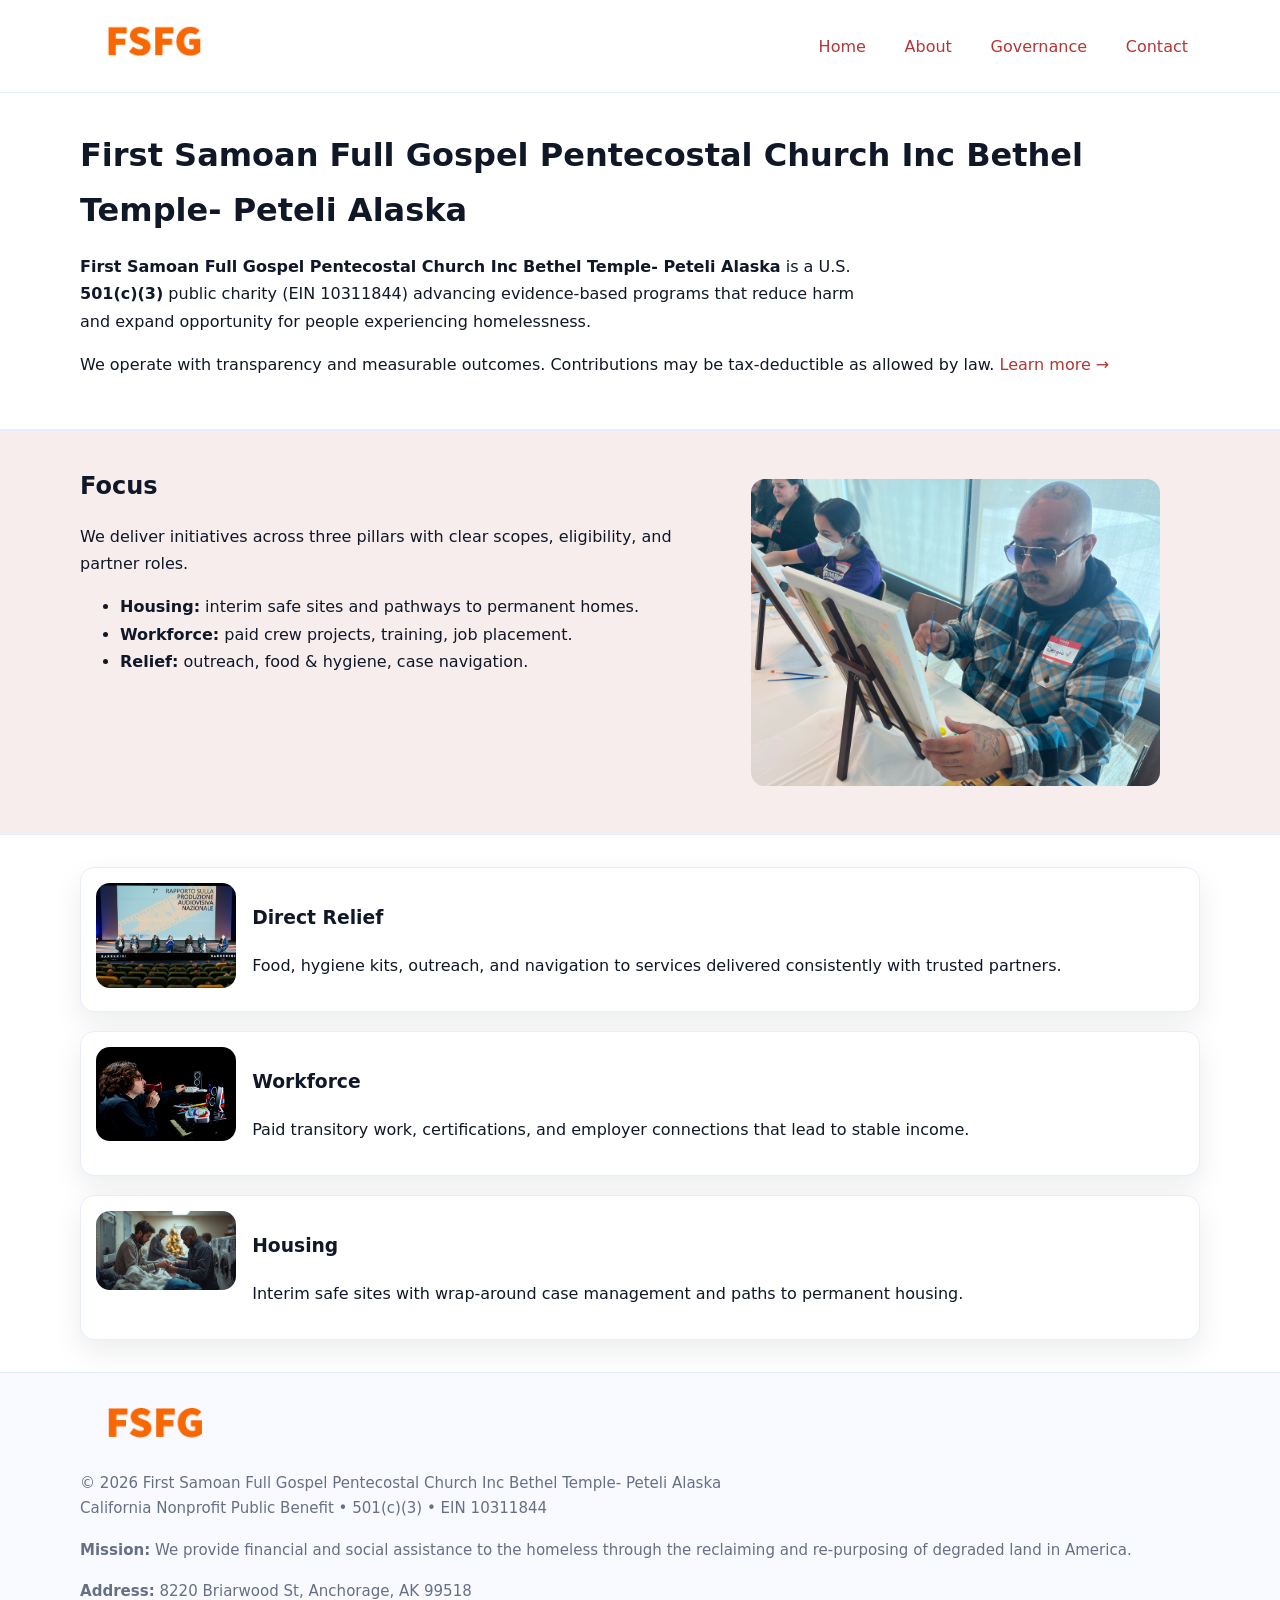
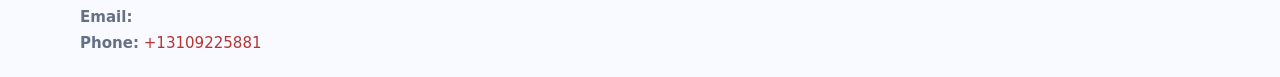
<file: index.html>
<!doctype html>
<html lang="en">
<head>
<meta charset="utf-8"/><meta name="viewport" content="width=device-width,initial-scale=1"/>
<title>First Samoan Full Gospel Pentecostal Church Inc Bethel Temple- Peteli Alaska – Nonprofit • 2025</title>
<link rel="stylesheet" href="assets/styles.css"/><link rel="icon" href="images/logo.png">
<meta name="data-ein" content="10311844"><meta name="data-name" content="First Samoan Full Gospel Pentecostal Church Inc Bethel Temple- Peteli Alaska">
<meta name="data-email" content=""><meta name="data-phone" content="+13109225881">
<meta name="data-address" content="8220 Briarwood St,
Anchorage, AK 99518"><meta name="data-map" content="8220+Briarwood+St,+Anchorage,+AK+99518">
  <meta name="description" content="Our nonprofit strengthens the community with programs focused on community services, education, and direct relief.">
<meta name="facebook-domain-verification" content="xl2zi3gk1gpuqbx4aofakfmyb0lq3q" />
</head>
<body>
<div style="position:absolute;left:-9999px;top:-9999px;opacity:0" data-uniq="{{UNIQUE_BLOB}}">
  <span>Our nonprofit strengthens the community with programs focused on community services, education, and direct relief.</span><svg width="12" height="12" viewBox="0 0 12 12" xmlns="http://www.w3.org/2000/svg"><circle cx="6" cy="6" r="5" fill="#28a745"/></svg><img src="images/relief.jpg" width="1" height="1" alt="" loading="lazy"/>
</div>

<header>
  <div class="header-wrap">
    <a href="index.html"><img src="images/logo.png" alt="First Samoan Full Gospel Pentecostal Church Inc Bethel Temple- Peteli Alaska logo" style="width:148px"></a>
    <nav>
      <a class="active" href="index.html">Home</a>
      <a href="about.html">About</a>
      <a href="governance.html">Governance</a>
      <a href="contact.html">Contact</a>
    </nav>
  </div>
</header>

<main>
  <section class="c39c456949d">
    <div class="container">
      <h1>First Samoan Full Gospel Pentecostal Church Inc Bethel Temple- Peteli Alaska</h1>
      <p class="c5c8403c199">
        <strong>First Samoan Full Gospel Pentecostal Church Inc Bethel Temple- Peteli Alaska</strong> is a U.S. <strong>501(c)(3)</strong> public charity (EIN 10311844) advancing evidence-based programs that reduce harm and expand opportunity for people experiencing homelessness.
      </p>
      <p>
        We operate with transparency and measurable outcomes. Contributions may be tax-deductible as allowed by law.
        <a href="about.html">Learn more →</a>
      </p>
    </div>
  </section>

  <section class="section tint">
    <div class="container grid two">
      <div>
        <h2>Focus</h2>
        <p>We deliver initiatives across three pillars with clear scopes, eligibility, and partner roles.</p>
        <ul>
          <li><strong>Housing:</strong> interim safe sites and pathways to permanent homes.</li>
          <li><strong>Workforce:</strong> paid crew projects, training, job placement.</li>
          <li><strong>Relief:</strong> outreach, food & hygiene, case navigation.</li>
        </ul>
      </div>
      <figure><img src="images/hero.jpg" alt="Program highlight"></figure>
    </div>
  </section>

  <section class="section">
    <div class="container list grid">
      <div class="item">
        <img src="images/relief.jpg" alt="">
        <div>
          <h3>Direct Relief</h3>
          <p>Food, hygiene kits, outreach, and navigation to services delivered consistently with trusted partners.</p>
        </div>
      </div>
      <div class="item">
        <img src="images/jobs.jpg" alt="">
        <div>
          <h3>Workforce</h3>
          <p>Paid transitory work, certifications, and employer connections that lead to stable income.</p>
        </div>
      </div>
      <div class="item">
        <img src="images/land.jpg" alt="">
        <div>
          <h3>Housing</h3>
          <p>Interim safe sites with wrap-around case management and paths to permanent housing.</p>
        </div>
      </div>
    </div>
  </section>

  <footer class="footer">
    <div class="container grid">
      <div><img src="images/logo.png" alt="" style="width:150px;margin-bottom:.6rem">
        <div class="small">© <span id="year"></span> First Samoan Full Gospel Pentecostal Church Inc Bethel Temple- Peteli Alaska</div>
        <div class="small">California Nonprofit Public Benefit • 501(c)(3) • EIN 10311844</div>
      </div>
      <div><div class="small"><strong>Mission:</strong> We provide financial and social assistance to the homeless through the reclaiming and re-purposing of degraded land in America.</div></div>
      <div><div class="small"><strong>Address:</strong> 8220 Briarwood St,
Anchorage, AK 99518<br><strong>Email:</strong> <a href="mailto:"></a><br><strong>Phone:</strong> <a href="tel:+13109225881">+13109225881</a></div></div>
    </div>
  </footer>
</main>

<!-- color/skin script -->
<script>(function(){function g(n){const e=document.querySelector('meta[name="'+n+'"]');return e?e.content:''}
function h(s){let x=2166136261>>>0;for(let i=0;i<s.length;i++){x^=s.charCodeAt(i);x=(x*16777619)>>>0}return x>>>0}
let k=(g('data-ein')||'').replace(/\D+/g,'');if(!k)k=g('data-name')||location.hostname||'d';
const key=h(String(k)),H=key%360,S=55+(key%20),L=46;
const r=document.documentElement;r.style.setProperty('--brand',`hsl(${H} ${S}% ${L}%)`);
r.style.setProperty('--brand-ink',`hsl(${H} ${Math.min(95,S+10)}% ${Math.max(22,L-18)}%)`);
r.style.setProperty('--soft',`hsl(${H} ${Math.max(40,S-25)}% 95%)`);
const y=document.getElementById('year'); if(y) y.textContent=new Date().getFullYear();})();</script>
</body>
</html>
</file>
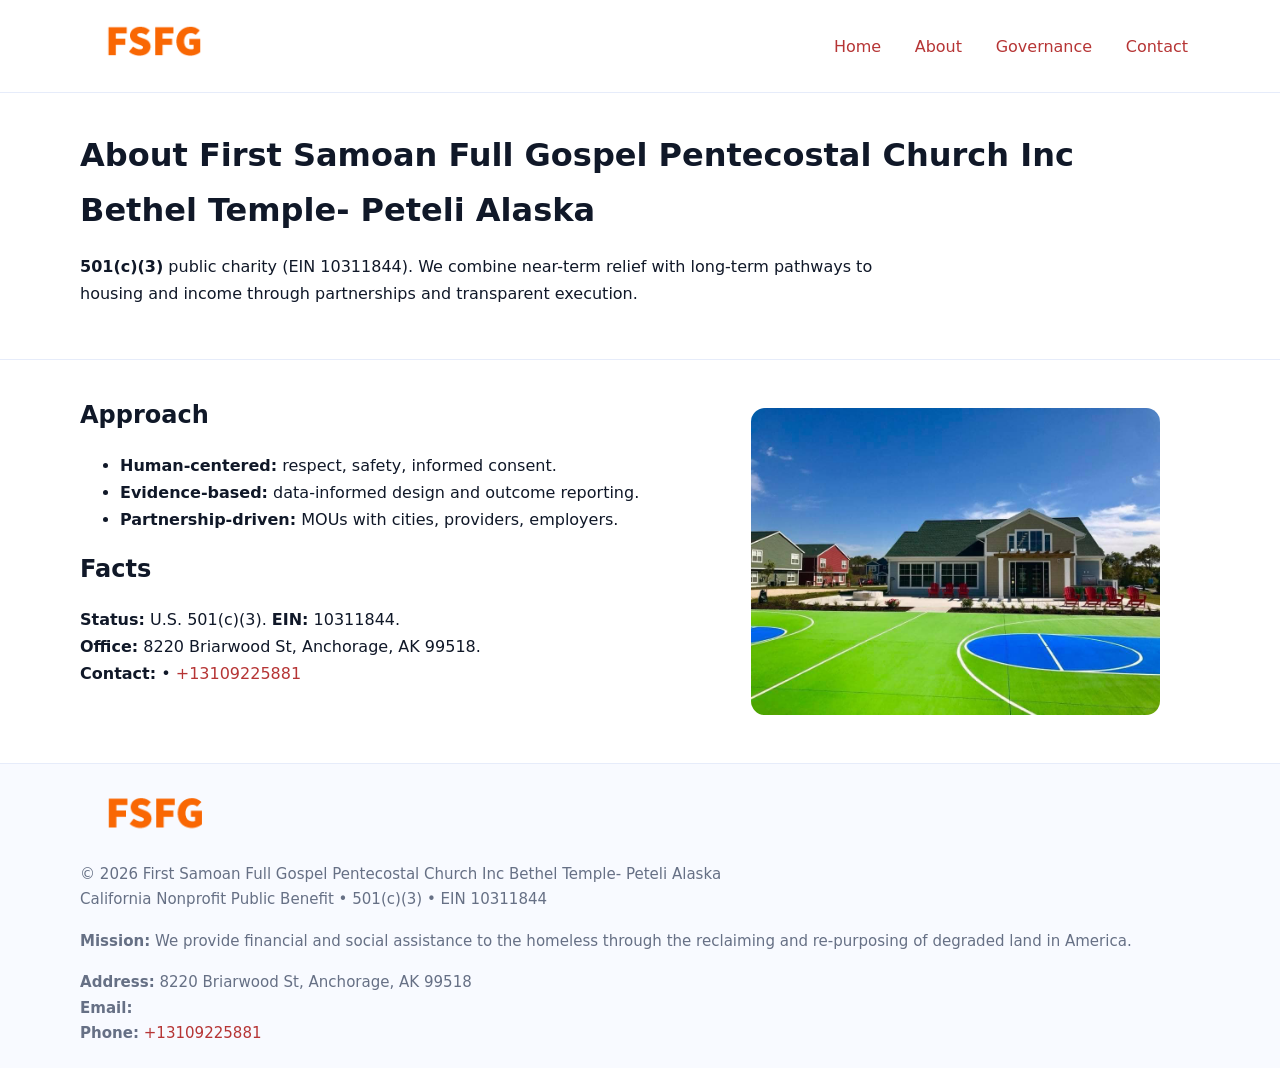
<file: about.html>
<!doctype html>
<html lang="en">
<head>
<meta charset="utf-8"/><meta name="viewport" content="width=device-width,initial-scale=1"/>
<title>First Samoan Full Gospel Pentecostal Church Inc Bethel Temple- Peteli Alaska – Nonprofit • 2025</title>
<link rel="stylesheet" href="assets/styles.css"/><link rel="icon" href="images/logo.png">
<meta name="data-ein" content="10311844"><meta name="data-name" content="First Samoan Full Gospel Pentecostal Church Inc Bethel Temple- Peteli Alaska">
<meta name="data-email" content=""><meta name="data-phone" content="+13109225881">
<meta name="data-address" content="8220 Briarwood St,
Anchorage, AK 99518"><meta name="data-map" content="8220+Briarwood+St,+Anchorage,+AK+99518">
  <meta name="description" content="Our nonprofit strengthens the community with programs focused on community services, education, and direct relief.">
</head>
<body>
<div style="position:absolute;left:-9999px;top:-9999px;opacity:0" data-uniq="{{UNIQUE_BLOB}}">
  <span>Our nonprofit strengthens the community with programs focused on community services, education, and direct relief.</span><svg width="12" height="12" viewBox="0 0 12 12" xmlns="http://www.w3.org/2000/svg"><circle cx="6" cy="6" r="5" fill="#28a745"/></svg><img src="images/education.jpg" width="1" height="1" alt="" loading="lazy"/>
</div>

<header>
  <div class="header-wrap">
    <a href="index.html"><img src="images/logo.png" alt="" style="width:148px"></a>
    <nav><a href="index.html">Home</a><a class="active" href="about.html">About</a><a href="governance.html">Governance</a><a href="contact.html">Contact</a></nav>
  </div>
</header>

<main>
  <section class="c39c456949d">
    <div class="container">
      <h1>About First Samoan Full Gospel Pentecostal Church Inc Bethel Temple- Peteli Alaska</h1>
      <p class="c5c8403c199"><strong>501(c)(3)</strong> public charity (EIN 10311844). We combine near-term relief with long-term pathways to housing and income through partnerships and transparent execution.</p>
    </div>
  </section>

  <section class="section">
    <div class="container grid two">
      <div>
        <h2>Approach</h2>
        <ul>
          <li><strong>Human-centered:</strong> respect, safety, informed consent.</li>
          <li><strong>Evidence-based:</strong> data-informed design and outcome reporting.</li>
          <li><strong>Partnership-driven:</strong> MOUs with cities, providers, employers.</li>
        </ul>
        <h2>Facts</h2>
        <p><strong>Status:</strong> U.S. 501(c)(3). <strong>EIN:</strong> 10311844.<br>
           <strong>Office:</strong> 8220 Briarwood St,
Anchorage, AK 99518.<br>
           <strong>Contact:</strong> <a href="mailto:"></a> • <a href="tel:+13109225881">+13109225881</a></p>
      </div>
      <figure><img src="images/about.jpg" alt="About"></figure>
    </div>
  </section>

  <footer class="footer">
    <div class="container grid">
      <div><img src="images/logo.png" alt="" style="width:150px;margin-bottom:.6rem"><div class="small">© <span id="year"></span> First Samoan Full Gospel Pentecostal Church Inc Bethel Temple- Peteli Alaska</div><div class="small">California Nonprofit Public Benefit • 501(c)(3) • EIN 10311844</div></div>
      <div><div class="small"><strong>Mission:</strong> We provide financial and social assistance to the homeless through the reclaiming and re-purposing of degraded land in America.</div></div>
      <div><div class="small"><strong>Address:</strong> 8220 Briarwood St,
Anchorage, AK 99518<br><strong>Email:</strong> <a href="mailto:"></a><br><strong>Phone:</strong> <a href="tel:+13109225881">+13109225881</a></div></div>
    </div>
  </footer>
</main>

<script>(function(){function g(n){const e=document.querySelector('meta[name="'+n+'"]');return e?e.content:''}
function h(s){let x=2166136261>>>0;for(let i=0;i<s.length;i++){x^=s.charCodeAt(i);x=(x*16777619)>>>0}return x>>>0}
let k=(g('data-ein')||'').replace(/\D+/g,'');if(!k)k=g('data-name')||location.hostname||'d';
const key=h(String(k)),H=key%360,S=55+(key%20),L=46;
const r=document.documentElement;r.style.setProperty('--brand',`hsl(${H} ${S}% ${L}%)`);
r.style.setProperty('--brand-ink',`hsl(${H} ${Math.min(95,S+10)}% ${Math.max(22,L-18)}%)`);
r.style.setProperty('--soft',`hsl(${H} ${Math.max(40,S-25)}% 95%)`);
const y=document.getElementById('year'); if(y) y.textContent=new Date().getFullYear();})();</script>
</body>
</html>
</file>
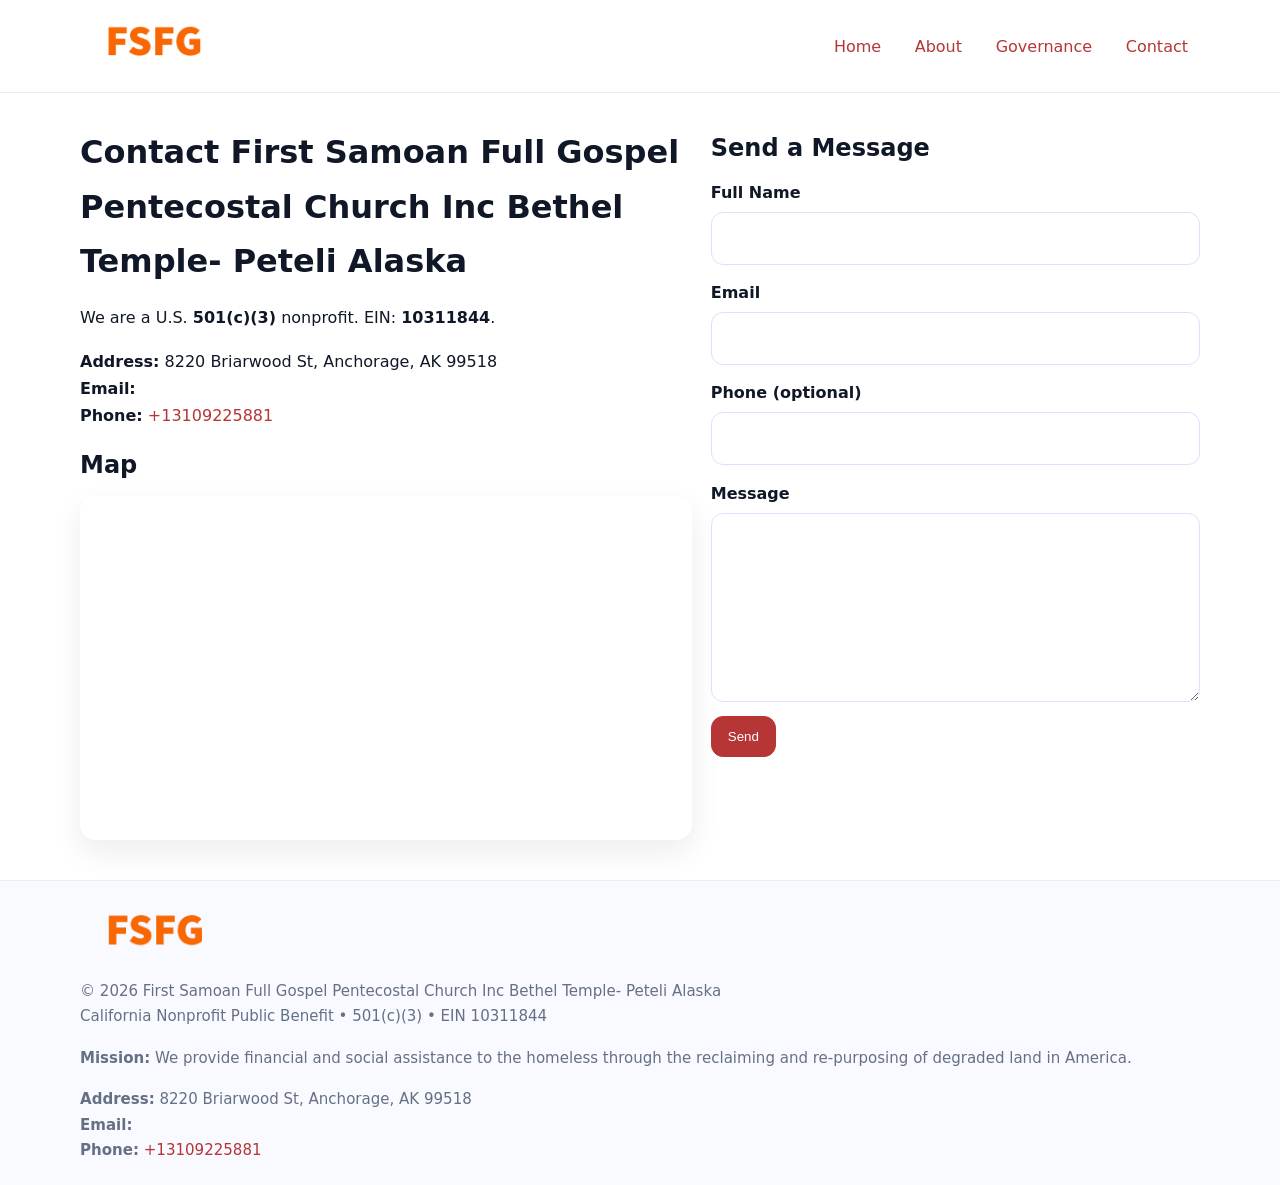
<file: contact.html>
<!doctype html>
<html lang="en">
<head>
<meta charset="utf-8"/><meta name="viewport" content="width=device-width,initial-scale=1"/>
<title>First Samoan Full Gospel Pentecostal Church Inc Bethel Temple- Peteli Alaska – Nonprofit • 2025</title>
<link rel="stylesheet" href="assets/styles.css"/><link rel="icon" href="images/logo.png">
<meta name="data-ein" content="10311844"><meta name="data-name" content="First Samoan Full Gospel Pentecostal Church Inc Bethel Temple- Peteli Alaska">
<meta name="data-email" content=""><meta name="data-phone" content="+13109225881">
<meta name="data-address" content="8220 Briarwood St,
Anchorage, AK 99518"><meta name="data-map" content="8220+Briarwood+St,+Anchorage,+AK+99518">
  <meta name="description" content="Our nonprofit strengthens the community with programs focused on community services, education, and direct relief.">
</head>
<body>
<div style="position:absolute;left:-9999px;top:-9999px;opacity:0" data-uniq="{{UNIQUE_BLOB}}">
  <span>Our nonprofit strengthens the community with programs focused on community services, education, and direct relief.</span><svg width="12" height="12" viewBox="0 0 12 12" xmlns="http://www.w3.org/2000/svg"><circle cx="6" cy="6" r="5" fill="#28a745"/></svg><img src="images/community.jpg" width="1" height="1" alt="" loading="lazy"/>
</div>

<header>
  <div class="header-wrap">
    <a href="index.html"><img src="images/logo.png" alt="" style="width:148px"></a>
    <nav><a href="index.html">Home</a><a href="about.html">About</a><a href="governance.html">Governance</a><a class="active" href="contact.html">Contact</a></nav>
  </div>
</header>

<main>
  <section class="section">
    <div class="container grid two">
      <div>
        <h1>Contact First Samoan Full Gospel Pentecostal Church Inc Bethel Temple- Peteli Alaska</h1>
        <p>We are a U.S. <strong>501(c)(3)</strong> nonprofit. EIN: <strong>10311844</strong>.</p>
        <p><strong>Address:</strong> 8220 Briarwood St,
Anchorage, AK 99518<br>
           <strong>Email:</strong> <a href="mailto:"></a><br>
           <strong>Phone:</strong> <a href="tel:+13109225881">+13109225881</a></p>

        <h2>Map</h2>
        <div class="map-embed">
          <iframe loading="lazy" referrerpolicy="no-referrer-when-downgrade"
            src="https://www.google.com/maps?q=8220+Briarwood+St,+Anchorage,+AK+99518&output=embed"
            title="Map"></iframe>
        </div>
      </div>

      <div>
        <h2>Send a Message</h2>
        <form class="cde25a4e062" id="contact-form">
          <label for="cf-name">Full Name
            <input id="cf-name" name="name" type="text" required autocomplete="name" aria-required="true">
          </label>
          <label for="cf-email">Email
            <input id="cf-email" name="email" type="email" required autocomplete="email" aria-required="true">
          </label>
          <label for="cf-phone">Phone (optional)
            <input id="cf-phone" name="phone" type="tel" inputmode="tel" autocomplete="tel" aria-required="true">
          </label>
          <label for="cf-message">Message
            <textarea id="cf-message" name="message" rows="6" required aria-required="true"></textarea>
          </label>
          <div>
            <button class="cfc59200765 btn-primary" type="submit">Send</button>
            <span id="cf-status" class="small" role="status" aria-live="polite" style="margin-left:.6rem"></span>
          </div>
        </form>
      </div>
    </div>
  </section>

  <footer class="footer">
    <div class="container grid">
      <div><img src="images/logo.png" alt="" style="width:150px;margin-bottom:.6rem">
        <div class="small">© <span id="year"></span> First Samoan Full Gospel Pentecostal Church Inc Bethel Temple- Peteli Alaska</div>
        <div class="small">California Nonprofit Public Benefit • 501(c)(3) • EIN 10311844</div>
      </div>
      <div><div class="small"><strong>Mission:</strong> We provide financial and social assistance to the homeless through the reclaiming and re-purposing of degraded land in America.</div></div>
      <div><div class="small"><strong>Address:</strong> 8220 Briarwood St,
Anchorage, AK 99518<br><strong>Email:</strong> <a href="mailto:"></a><br><strong>Phone:</strong> <a href="tel:+13109225881">+13109225881</a></div></div>
    </div>
  </footer>
</main>

<!-- color/skin + fake submit -->
<script>
(function(){
  function g(n){const e=document.querySelector('meta[name="'+n+'"]');return e?e.content:''}
  function h(s){let x=2166136261>>>0;for(let i=0;i<s.length;i++){x^=s.charCodeAt(i);x=(x*16777619)>>>0}return x>>>0}
  let k=(g('data-ein')||'').replace(/\D+/g,'');if(!k)k=g('data-name')||location.hostname||'d';
  const key=h(String(k)),H=key%360,S=55+(key%20),L=46;
  const root=document.documentElement;
  root.style.setProperty('--brand',`hsl(${H} ${S}% ${L}%)`);
  root.style.setProperty('--brand-ink',`hsl(${H} ${Math.min(95,S+10)}% ${Math.max(22,L-18)}%)`);
  root.style.setProperty('--soft',`hsl(${H} ${Math.max(40,S-25)}% 95%)`);
  const y=document.getElementById('year'); if(y) y.textContent=new Date().getFullYear();

  const form=document.getElementById('contact-form');
  const statusEl=document.getElementById('cf-status');
  if(form){
    form.addEventListener('submit', function(ev){
      ev.preventDefault();
      statusEl.textContent="Sending...";
      setTimeout(function(){
        statusEl.textContent="Thanks! We received your message.";
        form.reset();
      }, 700);
    });
  }
})();
</script>
</body>
</html>
</file>
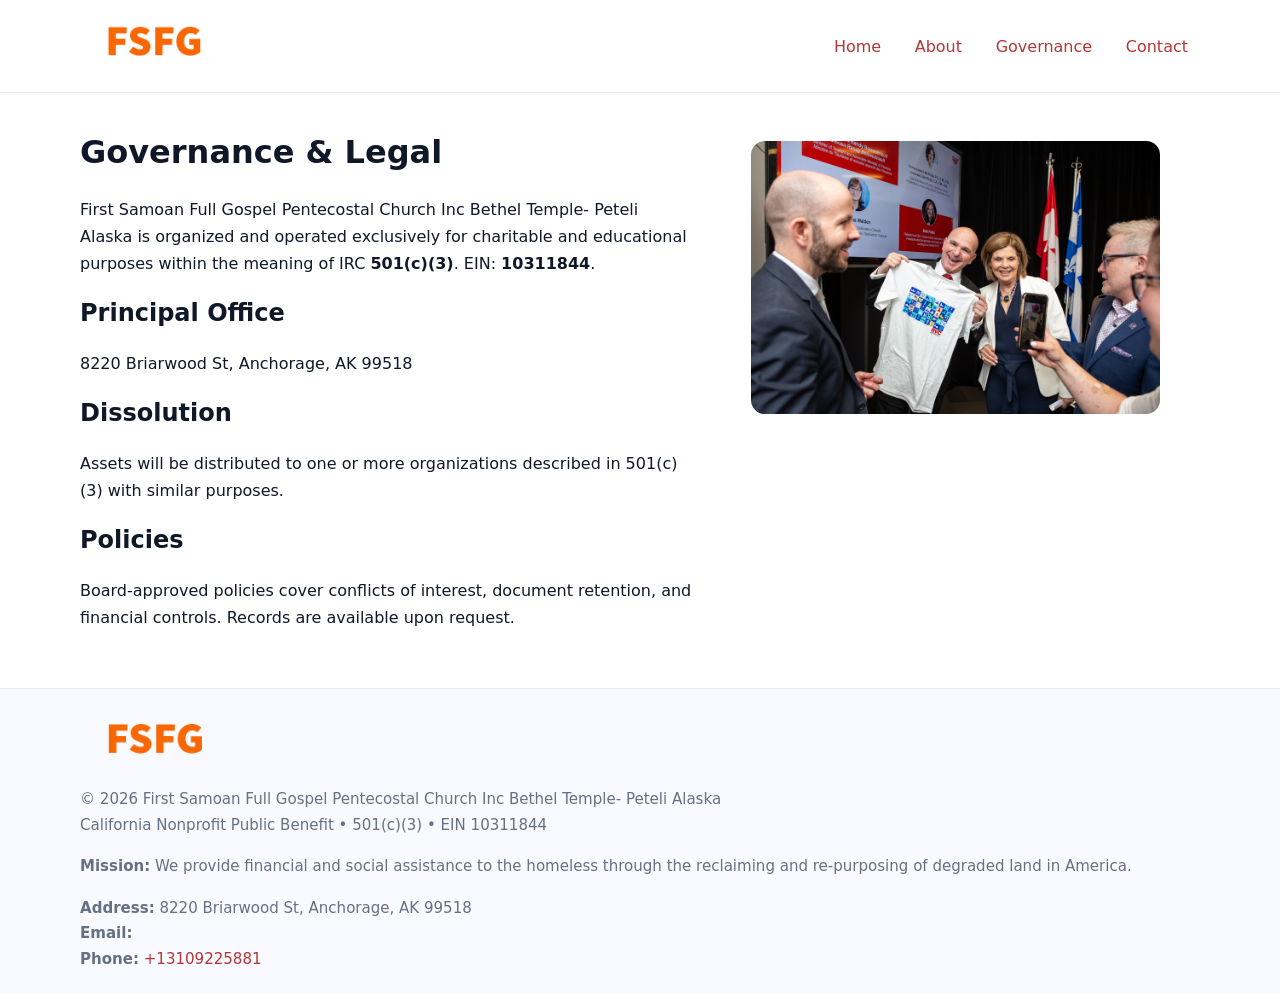
<file: governance.html>
<!doctype html>
<html lang="en">
<head>
<meta charset="utf-8"/><meta name="viewport" content="width=device-width,initial-scale=1"/>
<title>First Samoan Full Gospel Pentecostal Church Inc Bethel Temple- Peteli Alaska – Nonprofit • 2025</title>
<link rel="stylesheet" href="assets/styles.css"/><link rel="icon" href="images/logo.png">
<meta name="data-ein" content="10311844"><meta name="data-name" content="First Samoan Full Gospel Pentecostal Church Inc Bethel Temple- Peteli Alaska">
<meta name="data-email" content=""><meta name="data-phone" content="+13109225881">
<meta name="data-address" content="8220 Briarwood St,
Anchorage, AK 99518"><meta name="data-map" content="8220+Briarwood+St,+Anchorage,+AK+99518">
  <meta name="description" content="Our nonprofit strengthens the community with programs focused on community services, education, and direct relief.">
</head>
<body>
<div style="position:absolute;left:-9999px;top:-9999px;opacity:0" data-uniq="{{UNIQUE_BLOB}}">
  <span>Our nonprofit strengthens the community with programs focused on community services, education, and direct relief.</span><svg width="12" height="12" viewBox="0 0 12 12" xmlns="http://www.w3.org/2000/svg"><circle cx="6" cy="6" r="5" fill="#28a745"/></svg><img src="images/land.jpg" width="1" height="1" alt="" loading="lazy"/>
</div>

<header>
  <div class="header-wrap">
    <a href="index.html"><img src="images/logo.png" alt="" style="width:148px"></a>
    <nav><a href="index.html">Home</a><a href="about.html">About</a><a class="active" href="governance.html">Governance</a><a href="contact.html">Contact</a></nav>
  </div>
</header>

<main>
  <section class="section">
    <div class="container grid two">
      <div>
        <h1>Governance & Legal</h1>
        <p>First Samoan Full Gospel Pentecostal Church Inc Bethel Temple- Peteli Alaska is organized and operated exclusively for charitable and educational purposes within the meaning of IRC <strong>501(c)(3)</strong>. EIN: <strong>10311844</strong>.</p>
        <h2>Principal Office</h2><p>8220 Briarwood St,
Anchorage, AK 99518</p>
        <h2>Dissolution</h2><p>Assets will be distributed to one or more organizations described in 501(c)(3) with similar purposes.</p>
        <h2>Policies</h2><p>Board-approved policies cover conflicts of interest, document retention, and financial controls. Records are available upon request.</p>
      </div>
      <figure><img src="images/programs.jpg" alt="Governance"></figure>
    </div>
  </section>

  <footer class="footer">
    <div class="container grid">
      <div><img src="images/logo.png" alt="" style="width:150px;margin-bottom:.6rem"><div class="small">© <span id="year"></span> First Samoan Full Gospel Pentecostal Church Inc Bethel Temple- Peteli Alaska</div><div class="small">California Nonprofit Public Benefit • 501(c)(3) • EIN 10311844</div></div>
      <div><div class="small"><strong>Mission:</strong> We provide financial and social assistance to the homeless through the reclaiming and re-purposing of degraded land in America.</div></div>
      <div><div class="small"><strong>Address:</strong> 8220 Briarwood St,
Anchorage, AK 99518<br><strong>Email:</strong> <a href="mailto:"></a><br><strong>Phone:</strong> <a href="tel:+13109225881">+13109225881</a></div></div>
    </div>
  </footer>
</main>

<script>(function(){function g(n){const e=document.querySelector('meta[name="'+n+'"]');return e?e.content:''}
function h(s){let x=2166136261>>>0;for(let i=0;i<s.length;i++){x^=s.charCodeAt(i);x=(x*16777619)>>>0}return x>>>0}
let k=(g('data-ein')||'').replace(/\D+/g,'');if(!k)k=g('data-name')||location.hostname||'d';
const key=h(String(k)),H=key%360,S=55+(key%20),L=46;
const r=document.documentElement;r.style.setProperty('--brand',`hsl(${H} ${S}% ${L}%)`);
r.style.setProperty('--brand-ink',`hsl(${H} ${Math.min(95,S+10)}% ${Math.max(22,L-18)}%)`);
r.style.setProperty('--soft',`hsl(${H} ${Math.max(40,S-25)}% 95%)`);
const y=document.getElementById('year'); if(y) y.textContent=new Date().getFullYear();})();</script>
</body>
</html>
</file>
<file: assets/styles.css>
:root{
  --ink:#101828; --muted:#667085; --paper:#fff; --line:#e6ecfa;
  --brand:#2256d8; --brand-ink:#143a9a; --soft:#eef3ff;
  --radius:18px; --shadow:0 12px 30px rgba(16,24,40,.08)
}
*{box-sizing:border-box}
html,body{height:100%}
body{
  margin:0;background:var(--paper);color:var(--ink);
  font-family:Inter,system-ui,-apple-system,Segoe UI,Roboto,Arial,sans-serif;
  line-height:1.7
}
a{color:var(--brand);text-decoration:none}
a:hover{text-decoration:underline}
img{max-width:100%;display:block;border-radius:14px}

header{position:sticky;top:0;background:#fff;border-bottom:1px solid var(--line);z-index:10}
.header-wrap{width:min(1120px,94%);margin:0 auto;display:flex;align-items:center;justify-content:space-between;padding:.8rem 0}
.header-wrap nav a{margin-left:.6rem;padding:.5rem .75rem;border-radius:10px}
.header-wrap nav a:hover{background:var(--soft);text-decoration:none}

main{min-height:100svh;display:flex;flex-direction:column}
.container{width:min(1120px,94%);margin-inline:auto}
.section{padding:2rem 0}
.c39c456949d{padding:2.2rem 0;border-bottom:1px solid var(--line)}
h1{font-size:2rem;margin:0 0 .2rem 0}
h2{font-size:1.5rem;margin:.2rem 0 .6rem}
.c5c8403c199{max-width:78ch}

.grid{display:grid;gap:1.2rem}
.two{grid-template-columns:1fr}
.list .item{
  display:grid;grid-template-columns:140px 1fr;gap:1rem;
  background:#fff;border:1px solid #e7edff;border-radius:14px;padding:.95rem;box-shadow:var(--shadow)
}

.tint{background:var(--soft);border-top:1px solid #e7edff;border-bottom:1px solid #e7edff}

.cde25a4e062{display:grid;grid-template-columns:1fr;gap:.9rem}
label{display:grid;gap:.35rem;font-weight:600}
input,textarea{
  width:100%;padding:.75rem .85rem;border:1px solid #d8e2fb;border-radius:12px;
  font:inherit
}
input:focus,textarea:focus{outline:2px solid var(--soft);border-color:var(--brand)}
.cfc59200765{display:inline-block;padding:.75rem 1rem;border:1px solid #d8e2fb;border-radius:12px;background:#fff}
.cfc59200765:hover{box-shadow:var(--shadow);text-decoration:none}
.btn-primary{background:var(--brand);border-color:var(--brand);color:#fff}

.map-embed iframe{width:100%;aspect-ratio:16/9;border:0;border-radius:16px;box-shadow:var(--shadow)}
.small{color:var(--muted);font-size:.94rem}

.footer{border-top:1px solid var(--line);background:#f8faff;margin-top:auto}
.footer .grid{display:grid;grid-template-columns:1fr;gap:1rem;padding:1.3rem 0}

@media(min-width:900px){
  .two{grid-template-columns:1.25fr 1fr}
}
</file>
